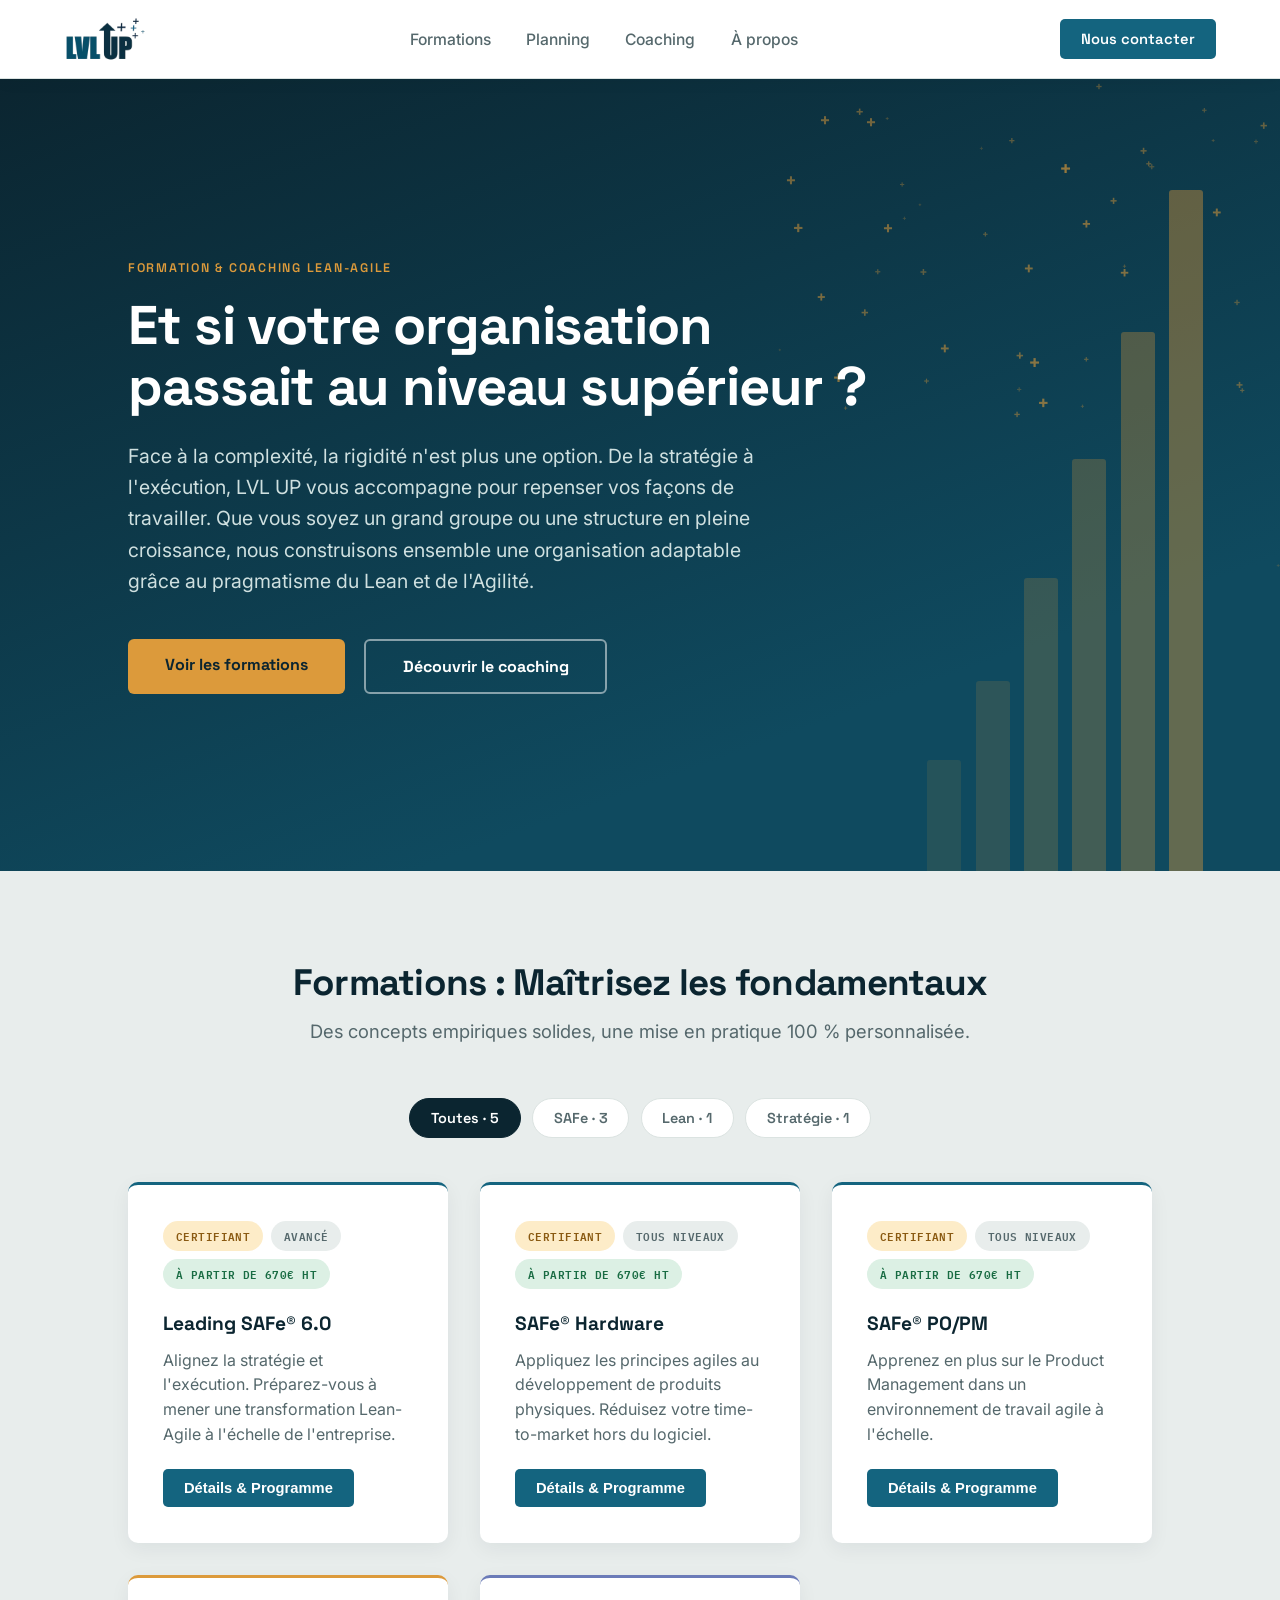
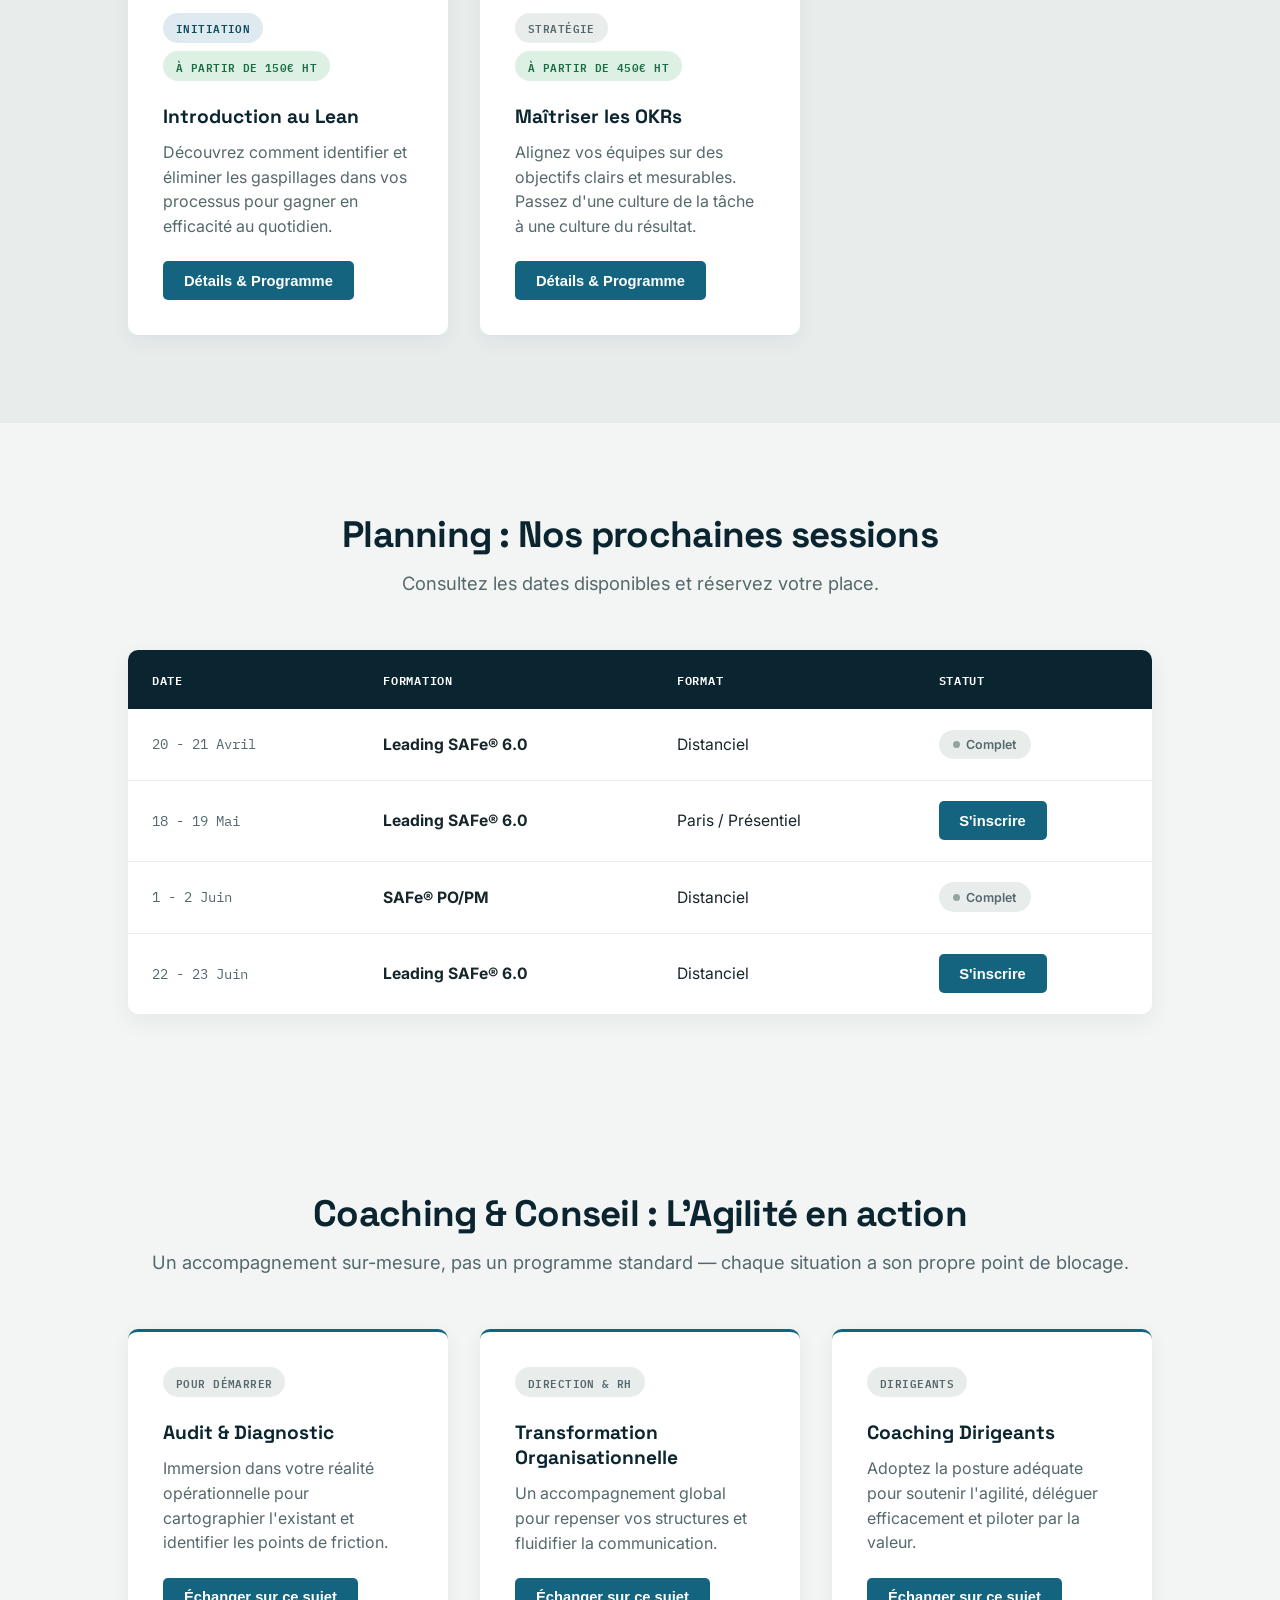
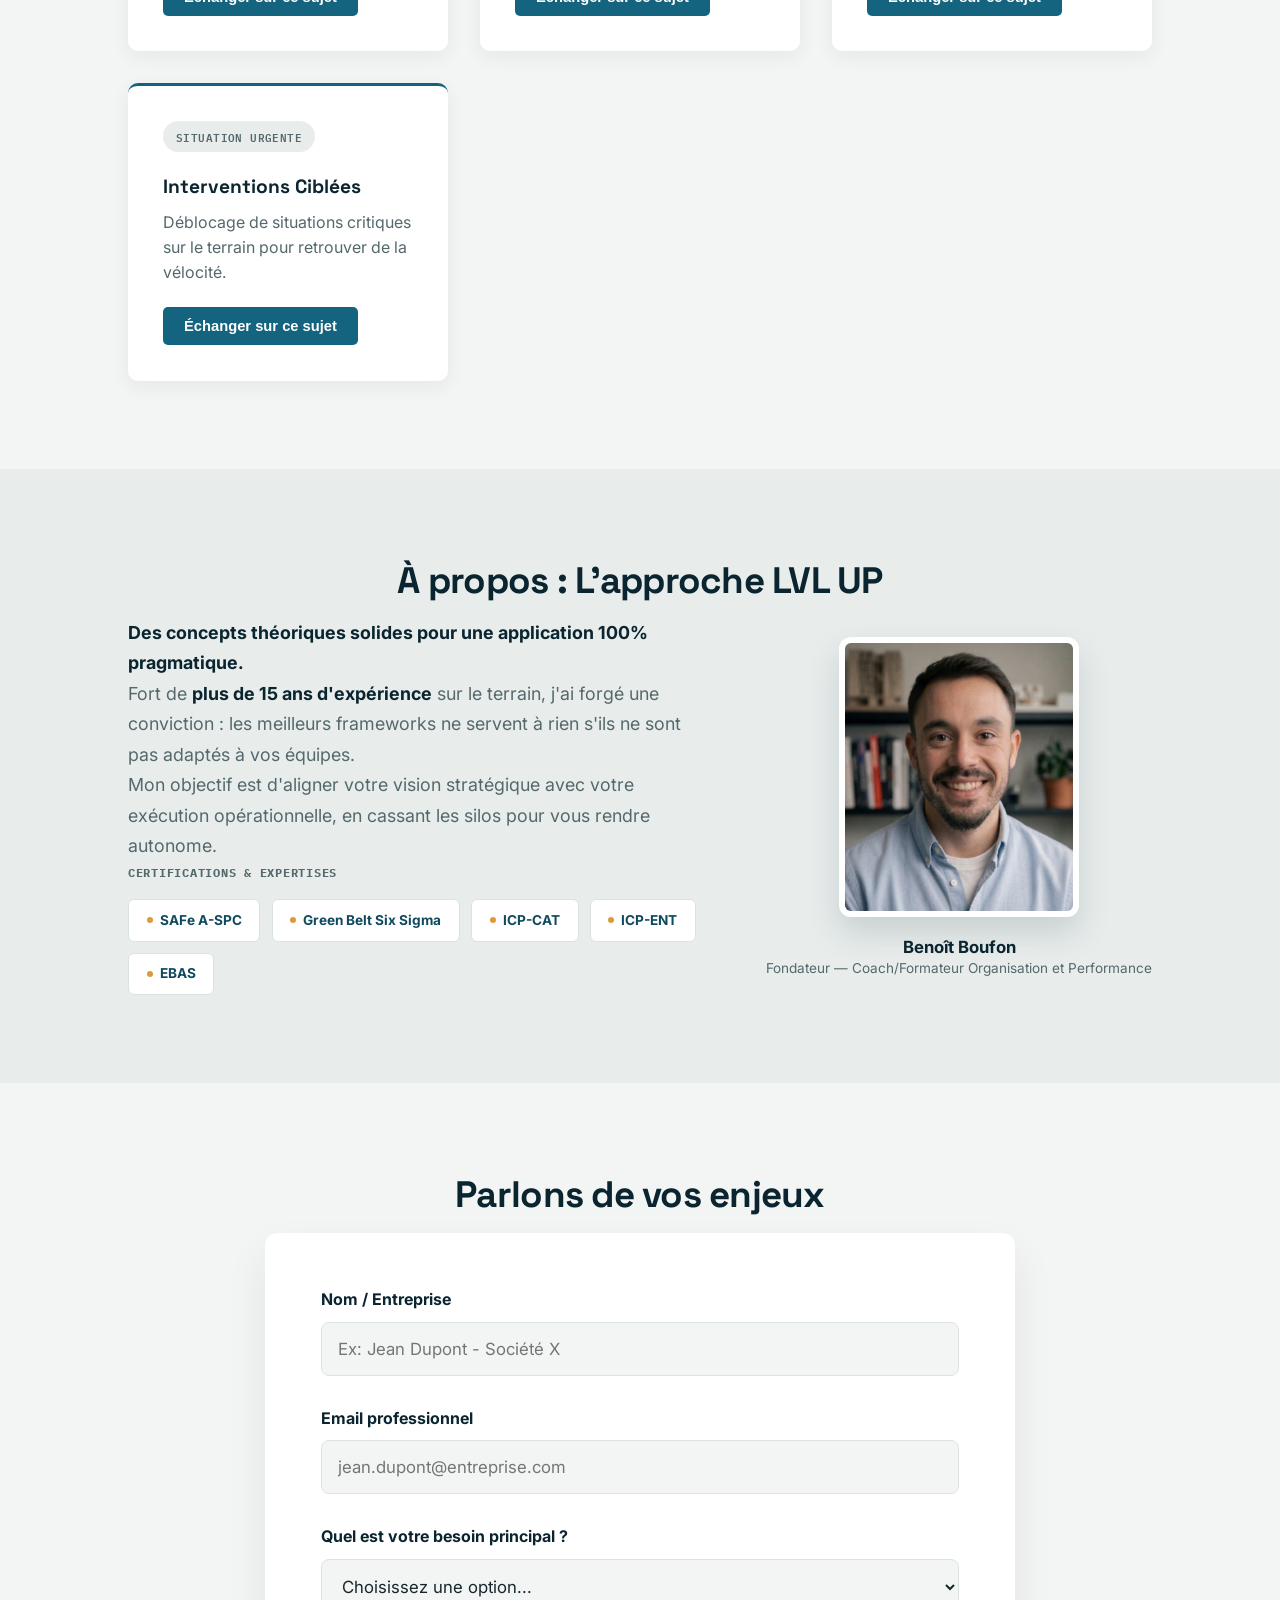
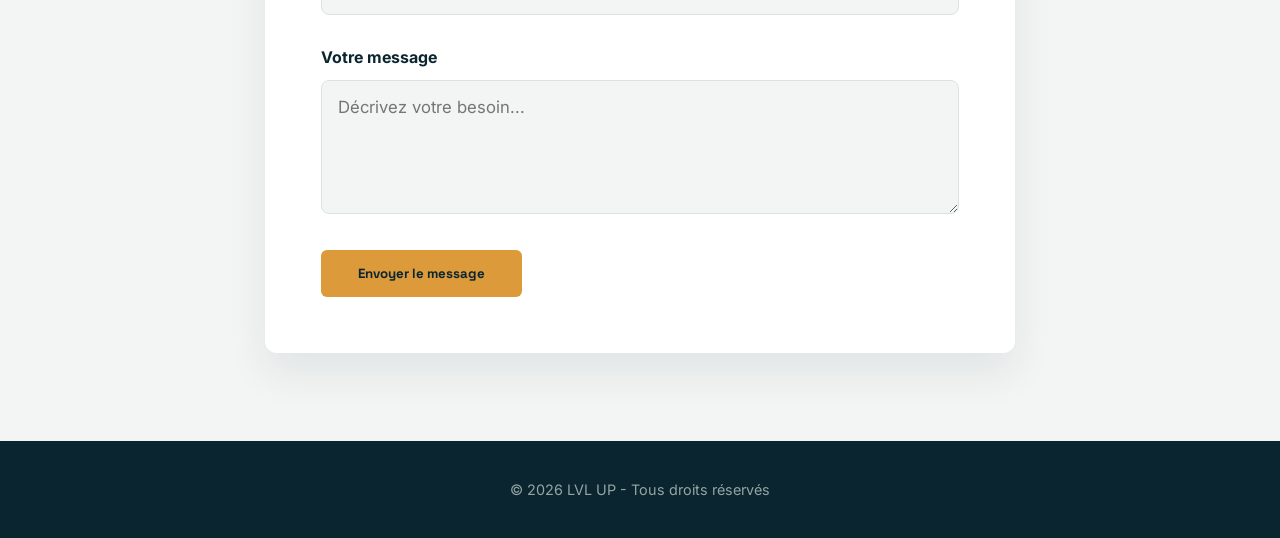
<file: index.html>
<!DOCTYPE html>
<html lang="fr">
<head>
    <meta charset="UTF-8">
    <meta name="viewport" content="width=device-width, initial-scale=1.0">
    <title>LVL UP - Transformation et Agilite</title>
    <link rel="preconnect" href="https://fonts.googleapis.com">
    <link rel="preconnect" href="https://fonts.gstatic.com" crossorigin>
    <link href="https://fonts.googleapis.com/css2?family=Space+Grotesk:wght@500;600;700&family=Inter:wght@400;500;600;700&family=IBM+Plex+Mono:wght@500;600&display=swap" rel="stylesheet">
    <link rel="stylesheet" href="assets/css/style.css">
</head>
<body>

    <header class="navbar" id="navbar">
        <div class="navbar-inner">
            <a href="#accueil" class="navbar-logo">
                <img src="assets/img/logo-lvlup.png" alt="LVL UP">
            </a>
            <nav class="navbar-nav">
                <ul>
                    <li><a href="#formations">Formations</a></li>
                    <li><a href="#planning">Planning</a></li>
                    <li><a href="#coaching">Coaching</a></li>
                    <li><a href="#apropos">À propos</a></li>
                </ul>
            </nav>
            <a href="#contact" class="btn btn-small navbar-cta">Nous contacter</a>
            <button class="hamburger" id="hamburger" aria-label="Menu" aria-expanded="false">
                <span></span><span></span><span></span>
            </button>
        </div>
        <nav class="navbar-mobile" id="navbar-mobile">
            <ul>
                <li><a href="#accueil">Accueil</a></li>
                <li><a href="#formations">Formations</a></li>
                <li><a href="#planning">Planning</a></li>
                <li><a href="#coaching">Coaching</a></li>
                <li><a href="#apropos">À propos</a></li>
                <li><a href="#contact">Contact</a></li>
            </ul>
        </nav>
    </header>

    <main>
        
        <section id="accueil" class="hero">
            <div class="hero-bg" aria-hidden="true">
                <div class="bar-cluster">
                    <span></span><span></span><span></span><span></span><span></span><span></span>
                    <div class="hero-plus-cloud">
                        <span style="top:80.6%; left:415px; font-size:0.52rem; opacity:0.33;">+</span>
                        <span style="top:7.1%; left:410px; font-size:0.77rem; opacity:0.37;">+</span>
                        <span style="top:36.0%; left:366px; font-size:1.05rem; opacity:0.54;">+</span>
                        <span style="top:11.1%; left:357px; font-size:1.04rem; opacity:0.54;">+</span>
                        <span style="top:37.8%; left:308px; font-size:0.91rem; opacity:0.49;">+</span>
                        <span style="top:38.7%; left:312px; font-size:0.65rem; opacity:0.45;">+</span>
                        <span style="top:7.3%; left:284px; font-size:0.44rem; opacity:0.37;">+</span>
                        <span style="top:35.8%; left:384px; font-size:1.21rem; opacity:0.6;">+</span>
                        <span style="top:62.4%; left:355px; font-size:1.13rem; opacity:0.6;">+</span>
                        <span style="top:4.9%; left:332px; font-size:0.96rem; opacity:0.47;">+</span>
                        <span style="top:50.1%; left:394px; font-size:0.67rem; opacity:0.37;">+</span>
                        <span style="top:52.8%; left:376px; font-size:0.65rem; opacity:0.46;">+</span>
                        <span style="top:30.8%; left:422px; font-size:0.69rem; opacity:0.39;">+</span>
                        <span style="top:31.3%; left:391px; font-size:0.77rem; opacity:0.49;">+</span>
                        <span style="top:56.1%; left:364px; font-size:0.83rem; opacity:0.47;">+</span>
                        <span style="top:7.3%; left:326px; font-size:0.61rem; opacity:0.34;">+</span>
                        <span style="top:61.0%; left:349px; font-size:0.44rem; opacity:0.27;">+</span>
                        <span style="top:38.0%; left:366px; font-size:0.61rem; opacity:0.43;">+</span>
                        <span style="top:15.5%; left:374px; font-size:0.85rem; opacity:0.4;">+</span>
                        <span style="top:27.5%; left:306px; font-size:0.81rem; opacity:0.39;">+</span>
                        <span style="top:8.2%; left:212px; font-size:0.92rem; opacity:0.48;">+</span>
                        <span style="top:4.1%; left:-108px; font-size:1.21rem; opacity:0.56;">+</span>
                        <span style="top:11.6%; left:-142px; font-size:1.2rem; opacity:0.55;">+</span>
                        <span style="top:34.5%; left:101px; font-size:1.33rem; opacity:0.66;">+</span>
                        <span style="top:15.5%; left:-9px; font-size:0.39rem; opacity:0.34;">+</span>
                        <span style="top:12.8%; left:-28px; font-size:0.63rem; opacity:0.36;">+</span>
                        <span style="top:23.1%; left:195px; font-size:0.5rem; opacity:0.39;">+</span>
                        <span style="top:4.5%; left:-42px; font-size:0.44rem; opacity:0.35;">+</span>
                        <span style="top:10.0%; left:218px; font-size:0.75rem; opacity:0.46;">+</span>
                        <span style="top:38.6%; left:89px; font-size:0.64rem; opacity:0.32;">+</span>
                        <span style="top:39.7%; left:110px; font-size:1.27rem; opacity:0.65;">+</span>
                        <span style="top:41.0%; left:-84px; font-size:0.52rem; opacity:0.42;">+</span>
                        <span style="top:17.5%; left:-135px; font-size:1.26rem; opacity:0.57;">+</span>
                        <span style="top:34.0%; left:-149px; font-size:0.37rem; opacity:0.3;">+</span>
                        <span style="top:40.9%; left:153px; font-size:0.49rem; opacity:0.37;">+</span>
                        <span style="top:41.5%; left:86px; font-size:0.82rem; opacity:0.49;">+</span>
                        <span style="top:14.5%; left:182px; font-size:0.92rem; opacity:0.53;">+</span>
                        <span style="top:15.8%; left:284px; font-size:1.17rem; opacity:0.6;">+</span>
                        <span style="top:3.2%; left:-72px; font-size:0.94rem; opacity:0.47;">+</span>
                        <span style="top:8.3%; left:52px; font-size:0.48rem; opacity:0.26;">+</span>
                        <span style="top:4.3%; left:-62px; font-size:1.21rem; opacity:0.55;">+</span>
                        <span style="top:7.1%; left:81px; font-size:0.78rem; opacity:0.41;">+</span>
                        <span style="top:34.1%; left:88px; font-size:0.97rem; opacity:0.51;">+</span>
                        <span style="top:17.7%; left:-45px; font-size:1.21rem; opacity:0.59;">+</span>
                        <span style="top:37.5%; left:-4px; font-size:0.71rem; opacity:0.44;">+</span>
                        <span style="top:17.3%; left:154px; font-size:1.09rem; opacity:0.62;">+</span>
                        <span style="top:34.9%; left:156px; font-size:0.66rem; opacity:0.46;">+</span>
                        <span style="top:10.0%; left:132px; font-size:1.33rem; opacity:0.72;">+</span>
                        <span style="top:17.2%; left:-25px; font-size:0.48rem; opacity:0.31;">+</span>
                        <span style="top:23.4%; left:192px; font-size:1.12rem; opacity:0.62;">+</span>
                        <span style="top:34.7%; left:91px; font-size:0.39rem; opacity:0.28;">+</span>
                        <span style="top:26.5%; left:-111px; font-size:1.07rem; opacity:0.59;">+</span>
                        <span style="top:23.5%; left:-8px; font-size:0.89rem; opacity:0.43;">+</span>
                        <span style="top:10.4%; left:221px; font-size:0.76rem; opacity:0.36;">+</span>
                        <span style="top:3.3%; left:274px; font-size:0.67rem; opacity:0.39;">+</span>
                        <span style="top:22.8%; left:96px; font-size:1.17rem; opacity:0.6;">+</span>
                        <span style="top:23.6%; left:-53px; font-size:0.76rem; opacity:0.39;">+</span>
                        <span style="top:18.9%; left:55px; font-size:0.67rem; opacity:0.43;">+</span>
                        <span style="top:0.2%; left:168px; font-size:0.8rem; opacity:0.39;">+</span>
                        <span style="top:33.0%; left:12px; font-size:1.17rem; opacity:0.6;">+</span>
                        <span style="top:36.4%; left:-95px; font-size:1.32rem; opacity:0.64;">+</span>
                        <span style="top:28.6%; left:-67px; font-size:0.97rem; opacity:0.5;">+</span>
                    </div>
                </div>
            </div>
            <div class="hero-content">
                <span class="eyebrow">Formation & coaching Lean-Agile</span>
                <h1>Et si votre organisation passait au niveau supérieur ?</h1>
                <p>Face à la complexité, la rigidité n'est plus une option. De la stratégie à l'exécution, LVL UP vous accompagne pour repenser vos façons de travailler. Que vous soyez un grand groupe ou une structure en pleine croissance, nous construisons ensemble une organisation adaptable grâce au pragmatisme du Lean et de l'Agilité.</p>
                <div class="hero-buttons">
                    <a href="#formations" class="btn">Voir les formations</a>
                    <a href="#coaching" class="btn btn-outline">Découvrir le coaching</a>
                </div>
            </div>
        </section>

        <section id="formations" class="container bg-light">
            <h2>Formations : Maîtrisez les fondamentaux</h2>
            <p class="subtitle">Des concepts empiriques solides, une mise en pratique 100 % personnalisée.</p>

            <div class="filter-chips" id="filter-chips"></div>

            <div class="grid" id="formations-grid"></div>
        </section>

        <div id="formations-modals"></div>

        <section id="planning" class="container">
            <h2>Planning : Nos prochaines sessions</h2>
            <p class="subtitle">Consultez les dates disponibles et réservez votre place.</p>

            <div class="calendar-container">
                <table class="planning-table">
                    <thead>
                        <tr>
                            <th>Date</th>
                            <th>Formation</th>
                            <th>Format</th>
                            <th>Statut</th>
                        </tr>
                    </thead>
                    <tbody id="planning-body">
                        <!-- Rempli automatiquement par assets/js/planning-render.js à partir de planning-data.js -->
                    </tbody>
                </table>
            </div>
        </section>

        <section id="coaching" class="container">
            <h2>Coaching & Conseil : L'Agilité en action</h2>
            <p class="subtitle">Un accompagnement sur-mesure, pas un programme standard — chaque situation a son propre point de blocage.</p>
            <div class="grid">
                <div class="card">
                    <div class="badges"><span class="badge niveau">Pour démarrer</span></div>
                    <h3>Audit & Diagnostic</h3>
                    <p>Immersion dans votre réalité opérationnelle pour cartographier l'existant et identifier les points de friction.</p>
                    <div class="card-footer">
                        <button class="btn-small btn-outline contact-from-modal" data-value="Audit" data-message="Bonjour, je souhaiterais échanger sur un audit & diagnostic pour mon équipe/organisation.">Échanger sur ce sujet</button>
                    </div>
                </div>
                <div class="card">
                    <div class="badges"><span class="badge niveau">Direction & RH</span></div>
                    <h3>Transformation Organisationnelle</h3>
                    <p>Un accompagnement global pour repenser vos structures et fluidifier la communication.</p>
                    <div class="card-footer">
                        <button class="btn-small btn-outline contact-from-modal" data-value="Coaching" data-message="Bonjour, je souhaiterais échanger sur un accompagnement de transformation organisationnelle.">Échanger sur ce sujet</button>
                    </div>
                </div>
                <div class="card">
                    <div class="badges"><span class="badge niveau">Dirigeants</span></div>
                    <h3>Coaching Dirigeants</h3>
                    <p>Adoptez la posture adéquate pour soutenir l'agilité, déléguer efficacement et piloter par la valeur.</p>
                    <div class="card-footer">
                        <button class="btn-small btn-outline contact-from-modal" data-value="Coaching" data-message="Bonjour, je souhaiterais échanger sur un coaching dirigeant.">Échanger sur ce sujet</button>
                    </div>
                </div>
                <div class="card">
                    <div class="badges"><span class="badge niveau">Situation urgente</span></div>
                    <h3>Interventions Ciblées</h3>
                    <p>Déblocage de situations critiques sur le terrain pour retrouver de la vélocité.</p>
                    <div class="card-footer">
                        <button class="btn-small btn-outline contact-from-modal" data-value="Autre" data-message="Bonjour, nous avons une situation critique sur laquelle nous aurions besoin d'une intervention ciblée.">Échanger sur ce sujet</button>
                    </div>
                </div>
            </div>
        </section>

        <section id="apropos" class="container bg-light">
            <h2>À propos : L'approche LVL UP</h2>
            <div class="about-grid">
                <div class="about-text">
                    <p><strong>Des concepts théoriques solides pour une application 100% pragmatique.</strong></p>
                    <p>Fort de <strong>plus de 15 ans d'expérience</strong> sur le terrain, j'ai forgé une conviction : les meilleurs frameworks ne servent à rien s'ils ne sont pas adaptés à vos équipes.</p>
                    <p>Mon objectif est d'aligner votre vision stratégique avec votre exécution opérationnelle, en cassant les silos pour vous rendre autonome.</p>
                    <div class="certifications-box">
                        <h4>Certifications & Expertises</h4>
                        <div class="certif-tags">
                            <span>SAFe A-SPC</span><span>Green Belt Six Sigma</span><span>ICP-CAT</span><span>ICP-ENT</span><span>EBAS</span>
                        </div>
                    </div>
                </div>
                <div class="about-image">
                    <img src="assets/img/photo-profil.png" alt="Portrait de Benoît Boufon, fondateur de LVL UP">
                    <div class="about-caption">
                        <strong>Benoît Boufon</strong>
                        <span>Fondateur — Coach/Formateur Organisation et Performance</span>
                    </div>
                </div>
            </div>
        </section>

        <section id="contact" class="container">
            <h2>Parlons de vos enjeux</h2>
            <div class="contact-form-container">
                <form action="https://formspree.io/f/mwvwejlb" method="POST" id="contact-form">
                    <div class="form-group">
                        <label for="name">Nom / Entreprise</label>
                        <input type="text" id="name" name="name" placeholder="Ex: Jean Dupont - Société X" required>
                    </div>
                    <div class="form-group">
                        <label for="email">Email professionnel</label>
                        <input type="email" id="email" name="email" placeholder="jean.dupont@entreprise.com" required>
                    </div>
                    <div class="form-group">
                        <label for="sujet">Quel est votre besoin principal ?</label>
                        <select id="sujet" name="sujet" required>
                            <option value="" disabled selected>Choisissez une option...</option>
                            <option value="Formation">Formation (SAFe, Lean, OKR...)</option>
                            <option value="Coaching">Coaching / Transformation</option>
                            <option value="Audit">Audit & Diagnostic d'équipe</option>
                            <option value="Autre">Autre demande</option>
                        </select>
                    </div>
                    <div class="form-group">
                        <label for="message">Votre message</label>
                        <textarea id="message" name="message" rows="5" placeholder="Décrivez votre besoin..." required></textarea>
                    </div>
                    <button type="submit" class="btn">Envoyer le message</button>
                </form>
            </div>
        </section>

        <footer>
            <p>&copy; 2026 LVL UP - Tous droits réservés</p>
        </footer>
    </main>

    <script src="assets/js/site.js"></script>
    <script src="assets/js/planning-data.js"></script>
    <script src="assets/js/planning-render.js"></script>
    <script src="assets/js/formations-data.js"></script>
    <script src="assets/js/formations-render.js"></script>
</body>
</html>
</file>
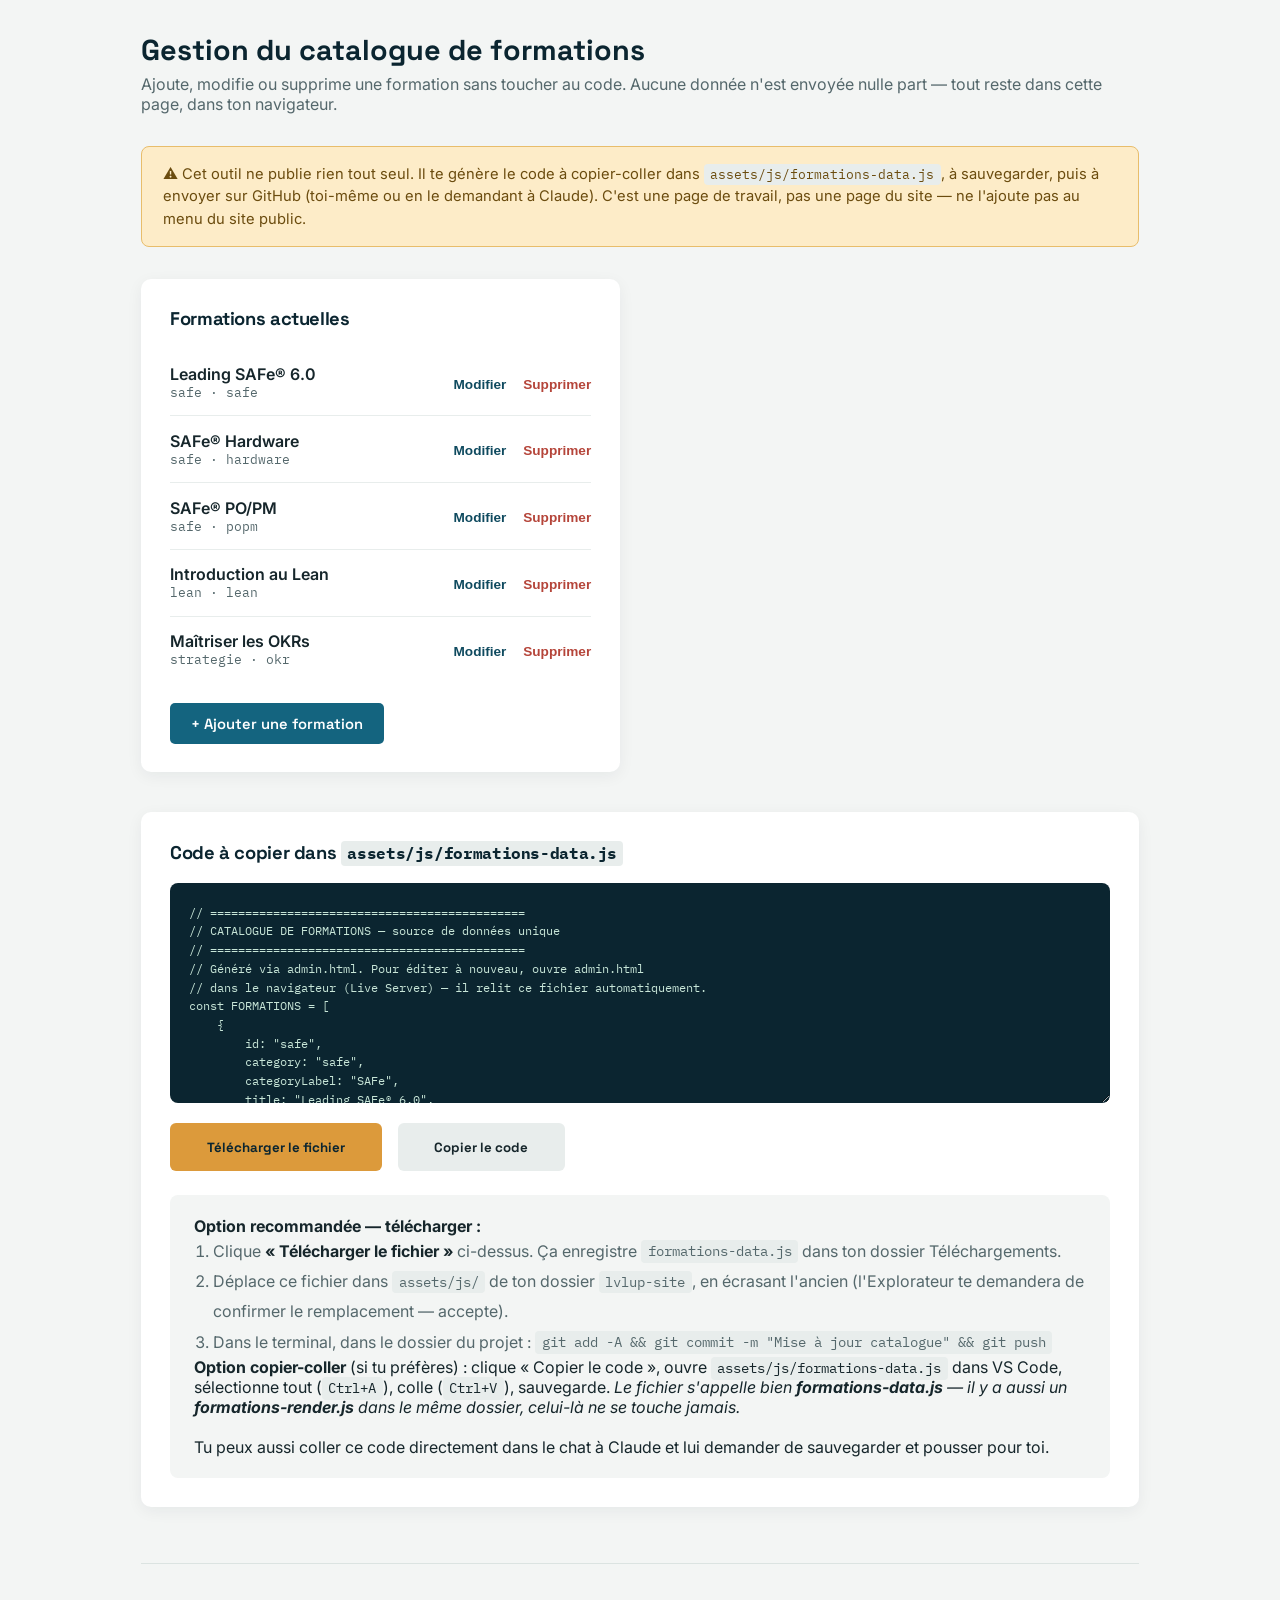
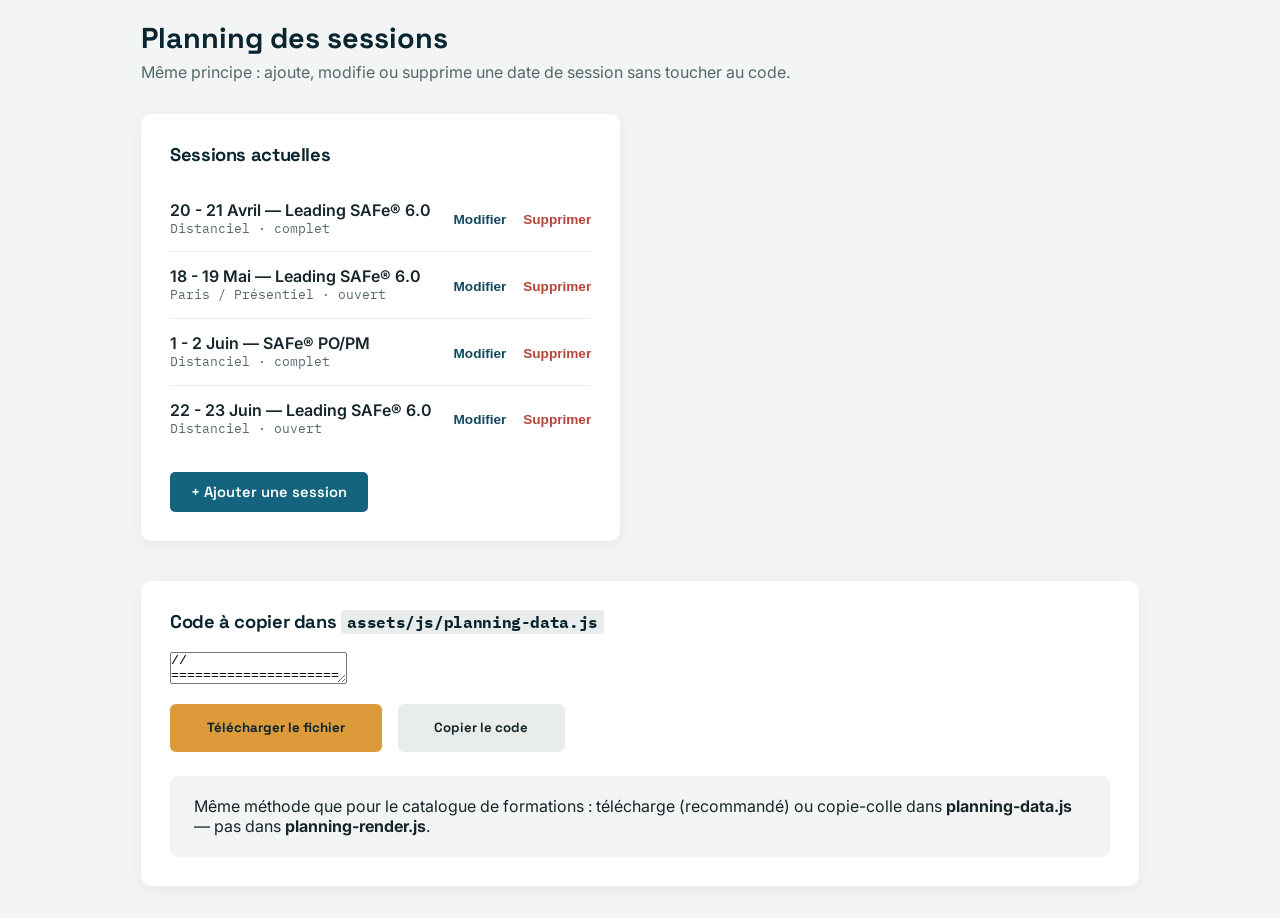
<file: admin.html>
<!DOCTYPE html>
<html lang="fr">
<head>
<meta charset="UTF-8">
<meta name="viewport" content="width=device-width, initial-scale=1.0">
<title>LVL UP — Gestion du catalogue de formations</title>
<link rel="preconnect" href="https://fonts.googleapis.com">
<link href="https://fonts.googleapis.com/css2?family=Space+Grotesk:wght@500;600;700&family=Inter:wght@400;500;600;700&family=IBM+Plex+Mono:wght@500;600&display=swap" rel="stylesheet">
<link rel="stylesheet" href="assets/css/style.css">
<style>
    body { padding: 2rem 4%; max-width: 1100px; margin: 0 auto; }
    .admin-header { margin-bottom: 2rem; }
    .admin-header h1 { font-size: 1.8rem; color: var(--primary-dark); margin-bottom: 0.4rem; }
    .admin-header p { color: var(--ink-soft); }
    .admin-banner {
        background: #fdecc8; border: 1px solid #e8bd6b; color: #6b4c0f;
        padding: 1rem 1.3rem; border-radius: 8px; margin-bottom: 2rem; font-size: 0.92rem; line-height: 1.5;
    }
    .admin-layout { display: grid; grid-template-columns: 1fr 1fr; gap: 2.5rem; align-items: start; }
    @media (max-width: 900px) { .admin-layout { grid-template-columns: 1fr; } }

    .panel { background: white; border-radius: 10px; box-shadow: 0 4px 16px rgba(11,37,48,0.06); padding: 1.8rem; }
    .panel h2 { font-size: 1.15rem; color: var(--primary-dark); margin-bottom: 1.2rem; text-align: left; }

    .formation-row {
        display: flex; justify-content: space-between; align-items: center;
        padding: 0.9rem 0; border-bottom: 1px solid var(--paper-alt);
    }
    .formation-row:last-child { border-bottom: none; }
    .formation-row-title { font-weight: 600; color: var(--ink); }
    .formation-row-meta { font-size: 0.8rem; color: var(--ink-soft); font-family: 'IBM Plex Mono', monospace; }
    .formation-row-actions button {
        background: none; border: none; cursor: pointer; font-size: 0.85rem;
        color: var(--primary); font-weight: 600; margin-left: 0.8rem;
    }
    .formation-row-actions button.danger { color: #b5453a; }

    .form-group { margin-bottom: 1.3rem; }
    .form-group label { display: block; font-weight: 600; color: var(--primary-dark); margin-bottom: 0.4rem; font-size: 0.92rem; }
    .form-group input, .form-group textarea, .form-group select {
        width: 100%; padding: 0.7rem 0.9rem; border: 1px solid var(--border-soft); border-radius: 6px;
        font-size: 0.95rem; font-family: inherit; background: var(--paper);
    }
    .form-hint { font-size: 0.78rem; color: var(--ink-soft); margin-top: 0.3rem; }
    .form-row { display: flex; gap: 1rem; }
    .form-row .form-group { flex: 1; }

    .step-row { display: flex; gap: 0.5rem; margin-bottom: 0.5rem; }
    .step-row input { flex: 1; }
    .step-row button { background: #f3e3e1; color: #b5453a; border: none; border-radius: 6px; padding: 0 0.9rem; cursor: pointer; font-weight: 700; }
    #add-step-btn { margin-top: 0.3rem; }

    .btn-secondary { background: var(--paper-alt); color: var(--ink); }
    .btn-secondary:hover { background: var(--border-soft); }

    #output-section { margin-top: 2.5rem; }
    #output-code {
        width: 100%; min-height: 220px; font-family: 'IBM Plex Mono', monospace; font-size: 0.78rem;
        background: var(--primary-dark); color: #c8e6d8; padding: 1.2rem; border-radius: 8px; border: none;
        line-height: 1.5;
    }
    .copy-row { display: flex; gap: 1rem; align-items: center; margin-top: 1rem; flex-wrap: wrap; }
    .copy-confirm { color: #196c43; font-weight: 600; font-size: 0.9rem; display: none; }

    .instructions { margin-top: 1.5rem; background: var(--paper); border-radius: 8px; padding: 1.3rem 1.5rem; }
    .instructions ol { margin-left: 1.2rem; line-height: 1.9; color: var(--ink-soft); }
    .instructions strong { color: var(--ink); }
    code { background: var(--paper-alt); padding: 0.15rem 0.4rem; border-radius: 4px; font-family: 'IBM Plex Mono', monospace; font-size: 0.85em; }

    #form-panel { display: none; }
</style>
</head>
<body>

<div class="admin-header">
    <h1>Gestion du catalogue de formations</h1>
    <p>Ajoute, modifie ou supprime une formation sans toucher au code. Aucune donnée n'est envoyée nulle part — tout reste dans cette page, dans ton navigateur.</p>
</div>

<div class="admin-banner">
    ⚠️ Cet outil ne publie rien tout seul. Il te génère le code à copier-coller
    dans <code>assets/js/formations-data.js</code>, à sauvegarder, puis à
    envoyer sur GitHub (toi-même ou en le demandant à Claude). C'est une page
    de travail, pas une page du site — ne l'ajoute pas au menu du site public.
</div>

<div class="admin-layout">
    <div class="panel">
        <h2>Formations actuelles</h2>
        <div id="formation-list"></div>
        <button class="btn btn-small" id="add-new-btn" style="margin-top:1.3rem;">+ Ajouter une formation</button>
    </div>

    <div class="panel" id="form-panel">
        <h2 id="form-title">Nouvelle formation</h2>
        <form id="formation-form">
            <div class="form-group">
                <label>Titre</label>
                <input type="text" id="f-title" required placeholder="Ex: Leading SAFe® 6.0">
            </div>
            <div class="form-row">
                <div class="form-group">
                    <label>Catégorie</label>
                    <select id="f-category">
                        <option value="__new__">+ Nouvelle catégorie…</option>
                    </select>
                    <input type="text" id="f-category-new" placeholder="Nom de la nouvelle catégorie, ex: Kanban" style="margin-top:0.5rem; display:none;">
                    <div class="form-hint">Une nouvelle catégorie crée automatiquement son propre filtre sur le site.</div>
                </div>
                <div class="form-group">
                    <label>Tarif affiché</label>
                    <input type="text" id="f-tarif" placeholder="à partir de 670€ HT">
                </div>
            </div>
            <div class="form-row">
                <div class="form-group">
                    <label><input type="checkbox" id="f-certifiant" style="width:auto;display:inline;margin-right:0.4rem;">Formation certifiante</label>
                </div>
                <div class="form-group">
                    <label>Niveau / type</label>
                    <input type="text" id="f-niveau" placeholder="Avancé, Tous niveaux, Initiation...">
                </div>
            </div>
            <div class="form-group">
                <label>Description courte (affichée sur la carte)</label>
                <textarea id="f-description" rows="2" required></textarea>
            </div>
            <div class="form-row">
                <div class="form-group">
                    <label>Durée</label>
                    <input type="text" id="f-duree" placeholder="2 jours (16h)">
                </div>
                <div class="form-group">
                    <label>Format</label>
                    <input type="text" id="f-format" placeholder="Présentiel ou Distanciel">
                </div>
            </div>
            <div class="form-group">
                <label>Étapes du programme (fiche détaillée)</label>
                <div id="steps-container"></div>
                <button type="button" class="btn btn-small btn-secondary" id="add-step-btn">+ Ajouter une étape</button>
            </div>
            <div class="form-group">
                <label>Texte du bouton de contact</label>
                <input type="text" id="f-cta-label" placeholder="Demander un devis certifiant">
            </div>
            <div class="form-group">
                <label>Message pré-rempli quand on clique ce bouton</label>
                <textarea id="f-cta-message" rows="2" placeholder="Bonjour, je souhaiterais recevoir un devis pour..."></textarea>
            </div>
            <div class="copy-row">
                <button type="submit" class="btn">Enregistrer cette formation</button>
                <button type="button" class="btn btn-secondary" id="cancel-btn">Annuler</button>
            </div>
        </form>
    </div>
</div>

<div id="output-section" style="display:none;">
    <div class="panel">
        <h2>Code à copier dans <code>assets/js/formations-data.js</code></h2>
        <textarea id="output-code" readonly></textarea>
        <div class="copy-row">
            <button class="btn" id="download-btn">Télécharger le fichier</button>
            <button class="btn btn-secondary" id="copy-btn">Copier le code</button>
            <span class="copy-confirm" id="copy-confirm">✓ Copié !</span>
        </div>
        <div class="instructions">
            <strong>Option recommandée — télécharger :</strong>
            <ol>
                <li>Clique <strong>« Télécharger le fichier »</strong> ci-dessus. Ça enregistre <code>formations-data.js</code> dans ton dossier Téléchargements.</li>
                <li>Déplace ce fichier dans <code>assets/js/</code> de ton dossier <code>lvlup-site</code>, en écrasant l'ancien (l'Explorateur te demandera de confirmer le remplacement — accepte).</li>
                <li>Dans le terminal, dans le dossier du projet : <code>git add -A && git commit -m "Mise à jour catalogue" && git push</code></li>
            </ol>
            <strong>Option copier-coller</strong> (si tu préfères) : clique « Copier le code », ouvre <code>assets/js/formations-data.js</code> dans VS Code, sélectionne tout (<code>Ctrl+A</code>), colle (<code>Ctrl+V</code>), sauvegarde. <em>Le fichier s'appelle bien <strong>formations-data.js</strong> — il y a aussi un <strong>formations-render.js</strong> dans le même dossier, celui-là ne se touche jamais.</em>
            <br><br>
            Tu peux aussi coller ce code directement dans le chat à Claude et lui demander de sauvegarder et pousser pour toi.
        </div>
    </div>
</div>

<hr style="border:none; border-top:1px solid var(--border-soft); margin:3.5rem 0;">

<div class="admin-header">
    <h1>Planning des sessions</h1>
    <p>Même principe : ajoute, modifie ou supprime une date de session sans toucher au code.</p>
</div>

<div class="admin-layout">
    <div class="panel">
        <h2>Sessions actuelles</h2>
        <div id="session-list"></div>
        <button class="btn btn-small" id="add-session-btn" style="margin-top:1.3rem;">+ Ajouter une session</button>
    </div>

    <div class="panel" id="session-form-panel" style="display:none;">
        <h2 id="session-form-title">Nouvelle session</h2>
        <form id="session-form">
            <div class="form-group">
                <label>Date affichée</label>
                <input type="text" id="s-date" required placeholder="Ex: 18 - 19 Mai">
            </div>
            <div class="form-group">
                <label>Formation</label>
                <select id="s-formation" required></select>
            </div>
            <div class="form-group">
                <label>Format / Lieu</label>
                <input type="text" id="s-format" required placeholder="Ex: Paris / Présentiel, ou Distanciel">
            </div>
            <div class="form-group">
                <label>Statut</label>
                <select id="s-status">
                    <option value="ouvert">Ouvert (bouton "S'inscrire")</option>
                    <option value="complet">Complet (badge "Complet")</option>
                </select>
            </div>
            <div class="copy-row">
                <button type="submit" class="btn">Enregistrer cette session</button>
                <button type="button" class="btn btn-secondary" id="session-cancel-btn">Annuler</button>
            </div>
        </form>
    </div>
</div>

<div id="session-output-section" style="display:none; margin-top:2.5rem;">
    <div class="panel">
        <h2>Code à copier dans <code>assets/js/planning-data.js</code></h2>
        <textarea id="session-output-code" readonly></textarea>
        <div class="copy-row">
            <button class="btn" id="session-download-btn">Télécharger le fichier</button>
            <button class="btn btn-secondary" id="session-copy-btn">Copier le code</button>
            <span class="copy-confirm" id="session-copy-confirm">✓ Copié !</span>
        </div>
        <div class="instructions">
            Même méthode que pour le catalogue de formations : télécharge (recommandé) ou copie-colle
            dans <strong>planning-data.js</strong> — pas dans <strong>planning-render.js</strong>.
        </div>
    </div>
</div>

<script src="assets/js/planning-data.js"></script>
<script src="assets/js/formations-data.js"></script>
<script>
// FORMATIONS est déjà chargé depuis formations-data.js — c'est le catalogue actuel.
let editingId = null; // null = ajout, sinon = id de la formation en cours d'édition

function renderList() {
    const list = document.getElementById('formation-list');
    if (FORMATIONS.length === 0) {
        list.innerHTML = '<p style="color:var(--ink-soft);font-size:0.9rem;">Aucune formation pour l\'instant.</p>';
        return;
    }
    list.innerHTML = FORMATIONS.map(f => `
        <div class="formation-row">
            <div>
                <div class="formation-row-title">${f.title}</div>
                <div class="formation-row-meta">${f.category} · ${f.id}</div>
            </div>
            <div class="formation-row-actions">
                <button onclick="editFormation('${f.id}')">Modifier</button>
                <button class="danger" onclick="deleteFormation('${f.id}')">Supprimer</button>
            </div>
        </div>`).join('');
}

function slugify(str) {
    return str.toLowerCase()
        .normalize('NFD').replace(/[\u0300-\u036f]/g, '')
        .replace(/[^a-z0-9]+/g, '-').replace(/(^-|-$)/g, '');
}

function populateCategorySelect() {
    const select = document.getElementById('f-category');
    const current = select.value;
    const seen = new Map();
    FORMATIONS.forEach(f => { if (!seen.has(f.category)) seen.set(f.category, f.categoryLabel || f.category); });
    select.innerHTML = [...seen.entries()].map(([cat, label]) => `<option value="${cat}">${label}</option>`).join('')
        + '<option value="__new__">+ Nouvelle catégorie…</option>';
    if ([...seen.keys()].includes(current)) select.value = current;
}

document.getElementById('f-category').addEventListener('change', function() {
    document.getElementById('f-category-new').style.display = this.value === '__new__' ? 'block' : 'none';
});

function resetForm() {
    document.getElementById('formation-form').reset();
    document.getElementById('steps-container').innerHTML = '';
    addStepInput('');
    editingId = null;
    document.getElementById('form-title').textContent = 'Nouvelle formation';
    populateCategorySelect();
    document.getElementById('f-category-new').style.display = 'none';
}

function addStepInput(value) {
    const container = document.getElementById('steps-container');
    const row = document.createElement('div');
    row.className = 'step-row';
    row.innerHTML = `<input type="text" value="${value.replace(/"/g,'&quot;')}" placeholder="Ex: Introduction à la Business Agility">
                      <button type="button" onclick="this.parentElement.remove()">✕</button>`;
    container.appendChild(row);
}

document.getElementById('add-step-btn').addEventListener('click', () => addStepInput(''));

document.getElementById('add-new-btn').addEventListener('click', () => {
    resetForm();
    document.getElementById('form-panel').style.display = 'block';
    document.getElementById('form-panel').scrollIntoView({ behavior: 'smooth' });
});

document.getElementById('cancel-btn').addEventListener('click', () => {
    document.getElementById('form-panel').style.display = 'none';
});

window.editFormation = function(id) {
    const f = FORMATIONS.find(x => x.id === id);
    if (!f) return;
    editingId = id;
    document.getElementById('form-title').textContent = 'Modifier : ' + f.title;
    document.getElementById('f-title').value = f.title;
    populateCategorySelect();
    document.getElementById('f-category').value = f.category;
    document.getElementById('f-category-new').style.display = 'none';
    document.getElementById('f-description').value = f.description;
    document.getElementById('f-duree').value = f.duree;
    document.getElementById('f-format').value = f.format;
    document.getElementById('f-cta-label').value = f.ctaLabel;
    document.getElementById('f-cta-message').value = f.ctaMessage;

    const certifiant = f.badges.find(b => b.type === 'certifiant');
    const niveau = f.badges.find(b => b.type === 'niveau' || b.type === 'pratique');
    const tarif = f.badges.find(b => b.type === 'tarif');
    document.getElementById('f-certifiant').checked = !!certifiant;
    document.getElementById('f-niveau').value = niveau ? niveau.label : '';
    document.getElementById('f-tarif').value = tarif ? tarif.label : '';

    document.getElementById('steps-container').innerHTML = '';
    f.programme.forEach(step => addStepInput(step));

    document.getElementById('form-panel').style.display = 'block';
    document.getElementById('form-panel').scrollIntoView({ behavior: 'smooth' });
};

window.deleteFormation = function(id) {
    const f = FORMATIONS.find(x => x.id === id);
    if (!f) return;
    if (!confirm(`Supprimer « ${f.title} » ? Cette action ne sera effective qu'après avoir copié le code généré et l'avoir sauvegardé dans le fichier.`)) return;
    const idx = FORMATIONS.findIndex(x => x.id === id);
    if (idx !== -1) FORMATIONS.splice(idx, 1);
    renderList();
    generateOutput();
};

document.getElementById('formation-form').addEventListener('submit', function(e) {
    e.preventDefault();
    const title = document.getElementById('f-title').value.trim();
    const categorySelectVal = document.getElementById('f-category').value;
    let category, categoryLabel;
    if (categorySelectVal === '__new__') {
        categoryLabel = document.getElementById('f-category-new').value.trim();
        if (!categoryLabel) { alert('Donne un nom à la nouvelle catégorie.'); return; }
        category = slugify(categoryLabel);
    } else {
        category = categorySelectVal;
        const existing = FORMATIONS.find(f => f.category === category);
        categoryLabel = existing ? existing.categoryLabel : category;
    }
    const description = document.getElementById('f-description').value.trim();
    const duree = document.getElementById('f-duree').value.trim();
    const format = document.getElementById('f-format').value.trim();
    const ctaLabel = document.getElementById('f-cta-label').value.trim() || 'En savoir plus';
    const ctaMessage = document.getElementById('f-cta-message').value.trim();
    const niveauVal = document.getElementById('f-niveau').value.trim();
    const tarifVal = document.getElementById('f-tarif').value.trim();
    const certifiant = document.getElementById('f-certifiant').checked;
    const steps = [...document.querySelectorAll('#steps-container input')].map(i => i.value.trim()).filter(Boolean);

    const badges = [];
    if (certifiant) badges.push({ type: 'certifiant', label: 'Certifiant' });
    if (niveauVal) badges.push({ type: niveauVal.toLowerCase().includes('initiation') ? 'pratique' : 'niveau', label: niveauVal });
    if (tarifVal) badges.push({ type: 'tarif', label: tarifVal });

    const id = editingId || slugify(title) || ('formation-' + Date.now());

    const formation = { id, category, categoryLabel, title, badges, description, duree, format, programme: steps, ctaLabel, ctaMessage };

    if (editingId) {
        const idx = FORMATIONS.findIndex(x => x.id === editingId);
        FORMATIONS[idx] = formation;
    } else {
        FORMATIONS.push(formation);
    }

    renderList();
    generateOutput();
    document.getElementById('form-panel').style.display = 'none';
});

function jsString(str) {
    return JSON.stringify(str || '');
}

function generateOutput() {
    const lines = [];
    lines.push('// =============================================');
    lines.push('// CATALOGUE DE FORMATIONS — source de données unique');
    lines.push('// =============================================');
    lines.push('// Généré via admin.html. Pour éditer à nouveau, ouvre admin.html');
    lines.push('// dans le navigateur (Live Server) — il relit ce fichier automatiquement.');
    lines.push('const FORMATIONS = [');
    FORMATIONS.forEach(f => {
        lines.push('    {');
        lines.push(`        id: ${jsString(f.id)},`);
        lines.push(`        category: ${jsString(f.category)},`);
        lines.push(`        categoryLabel: ${jsString(f.categoryLabel || f.category)},`);
        lines.push(`        title: ${jsString(f.title)},`);
        lines.push('        badges: [');
        f.badges.forEach(b => lines.push(`            { type: ${jsString(b.type)}, label: ${jsString(b.label)} },`));
        lines.push('        ],');
        lines.push(`        description: ${jsString(f.description)},`);
        lines.push(`        duree: ${jsString(f.duree)},`);
        lines.push(`        format: ${jsString(f.format)},`);
        lines.push('        programme: [');
        f.programme.forEach(step => lines.push(`            ${jsString(step)},`));
        lines.push('        ],');
        lines.push(`        ctaLabel: ${jsString(f.ctaLabel)},`);
        lines.push(`        ctaMessage: ${jsString(f.ctaMessage)},`);
        lines.push('    },');
    });
    lines.push('];');
    document.getElementById('output-code').value = lines.join('\n');
    document.getElementById('output-section').style.display = 'block';
}

document.getElementById('copy-btn').addEventListener('click', () => {
    const textarea = document.getElementById('output-code');
    textarea.select();
    navigator.clipboard.writeText(textarea.value).then(() => {
        const confirm = document.getElementById('copy-confirm');
        confirm.style.display = 'inline';
        setTimeout(() => confirm.style.display = 'none', 2000);
    });
});

document.getElementById('download-btn').addEventListener('click', () => {
    const content = document.getElementById('output-code').value;
    const blob = new Blob([content], { type: 'text/javascript' });
    const url = URL.createObjectURL(blob);
    const a = document.createElement('a');
    a.href = url;
    a.download = 'formations-data.js';
    document.body.appendChild(a);
    a.click();
    document.body.removeChild(a);
    URL.revokeObjectURL(url);
});

// Init
addStepInput('');
populateCategorySelect();
renderList();
generateOutput();

// =============================================
// PLANNING DES SESSIONS
// =============================================
let editingSessionIndex = null;

function populateFormationSelect() {
    const select = document.getElementById('s-formation');
    const current = select.value;
    select.innerHTML = FORMATIONS.map(f => `<option value="${f.title}">${f.title}</option>`).join('');
    if (current) select.value = current;
}

function renderSessionList() {
    const list = document.getElementById('session-list');
    if (SESSIONS.length === 0) {
        list.innerHTML = '<p style="color:var(--ink-soft);font-size:0.9rem;">Aucune session pour l\'instant.</p>';
        return;
    }
    list.innerHTML = SESSIONS.map((s, i) => `
        <div class="formation-row">
            <div>
                <div class="formation-row-title">${s.date} — ${s.formation}</div>
                <div class="formation-row-meta">${s.format} · ${s.status}</div>
            </div>
            <div class="formation-row-actions">
                <button onclick="editSession(${i})">Modifier</button>
                <button class="danger" onclick="deleteSession(${i})">Supprimer</button>
            </div>
        </div>`).join('');
}

function resetSessionForm() {
    document.getElementById('session-form').reset();
    populateFormationSelect();
    editingSessionIndex = null;
    document.getElementById('session-form-title').textContent = 'Nouvelle session';
}

document.getElementById('add-session-btn').addEventListener('click', () => {
    resetSessionForm();
    document.getElementById('session-form-panel').style.display = 'block';
    document.getElementById('session-form-panel').scrollIntoView({ behavior: 'smooth' });
});

document.getElementById('session-cancel-btn').addEventListener('click', () => {
    document.getElementById('session-form-panel').style.display = 'none';
});

window.editSession = function(index) {
    const s = SESSIONS[index];
    if (!s) return;
    editingSessionIndex = index;
    document.getElementById('session-form-title').textContent = 'Modifier la session';
    document.getElementById('s-date').value = s.date;
    populateFormationSelect();
    document.getElementById('s-formation').value = s.formation;
    document.getElementById('s-format').value = s.format;
    document.getElementById('s-status').value = s.status;
    document.getElementById('session-form-panel').style.display = 'block';
    document.getElementById('session-form-panel').scrollIntoView({ behavior: 'smooth' });
};

window.deleteSession = function(index) {
    const s = SESSIONS[index];
    if (!s) return;
    if (!confirm(`Supprimer la session « ${s.date} — ${s.formation} » ?`)) return;
    SESSIONS.splice(index, 1);
    renderSessionList();
    generateSessionOutput();
};

document.getElementById('session-form').addEventListener('submit', function(e) {
    e.preventDefault();
    const session = {
        date: document.getElementById('s-date').value.trim(),
        formation: document.getElementById('s-formation').value,
        format: document.getElementById('s-format').value.trim(),
        status: document.getElementById('s-status').value,
    };
    if (editingSessionIndex !== null) {
        SESSIONS[editingSessionIndex] = session;
    } else {
        SESSIONS.push(session);
    }
    renderSessionList();
    generateSessionOutput();
    document.getElementById('session-form-panel').style.display = 'none';
});

function generateSessionOutput() {
    const lines = [];
    lines.push('// =============================================');
    lines.push('// ⚠️ C\'EST ICI QUE TU COLLES LE CODE GÉNÉRÉ PAR admin.html (section Planning) ⚠️');
    lines.push('// (l\'autre fichier, planning-render.js, ne se touche jamais)');
    lines.push('// =============================================');
    lines.push('// PLANNING DES SESSIONS — source de données unique');
    lines.push('// =============================================');
    lines.push('const SESSIONS = [');
    SESSIONS.forEach(s => {
        lines.push(`    { date: ${jsString(s.date)}, formation: ${jsString(s.formation)}, format: ${jsString(s.format)}, status: ${jsString(s.status)} },`);
    });
    lines.push('];');
    document.getElementById('session-output-code').value = lines.join('\n');
    document.getElementById('session-output-section').style.display = 'block';
}

document.getElementById('session-copy-btn').addEventListener('click', () => {
    const textarea = document.getElementById('session-output-code');
    textarea.select();
    navigator.clipboard.writeText(textarea.value).then(() => {
        const confirm = document.getElementById('session-copy-confirm');
        confirm.style.display = 'inline';
        setTimeout(() => confirm.style.display = 'none', 2000);
    });
});

document.getElementById('session-download-btn').addEventListener('click', () => {
    const content = document.getElementById('session-output-code').value;
    const blob = new Blob([content], { type: 'text/javascript' });
    const url = URL.createObjectURL(blob);
    const a = document.createElement('a');
    a.href = url;
    a.download = 'planning-data.js';
    document.body.appendChild(a);
    a.click();
    document.body.removeChild(a);
    URL.revokeObjectURL(url);
});

renderSessionList();
generateSessionOutput();
</script>
</body>
</html>
</file>
<file: assets/css/style.css>
/* =============================================
   DESIGN TOKENS
   Palette dérivée du logo (teal profond) + accent ambre
============================================= */
:root {
    --primary-dark:  #0b2530;
    --primary:       #0f4a5f;
    --primary-mid:   #14647f;
    --accent:        #dc9a3b;
    --accent-dark:   #b87d24;
    --paper:         #f3f5f4;
    --paper-alt:     #e8edec;
    --ink:           #16262b;
    --ink-soft:      #55686c;
    --white:         #ffffff;
    --border-soft:   #dbe3e1;
}

* { margin: 0; padding: 0; box-sizing: border-box; }

body {
    font-family: 'Inter', 'Segoe UI', Helvetica, Arial, sans-serif;
    color: var(--ink);
    background: var(--paper);
}

h1, h2, h3, h4, .navbar-logo, .btn, .eyebrow {
    font-family: 'Space Grotesk', 'Segoe UI', sans-serif;
}

/* =============================================
   NAVBAR
============================================= */
.navbar {
    position: sticky; top: 0; z-index: 100;
    background: var(--white);
    border-bottom: 1px solid var(--border-soft);
    box-shadow: 0 2px 16px rgba(11,37,48,0.05);
}
.navbar-inner {
    max-width: 1280px; margin: 0 auto;
    display: flex; align-items: center; justify-content: space-between;
    padding: 1rem 5%;
}
.navbar-logo { display: inline-flex; align-items: center; }
.navbar-logo img { height: 46px; display: block; }
.navbar-nav ul { list-style: none; display: flex; gap: 2.2rem; }
.navbar-nav a {
    text-decoration: none; color: var(--ink-soft); font-weight: 500; font-size: 0.98rem;
    transition: color 0.2s;
}
.navbar-nav a:hover { color: var(--primary); }
.navbar-cta { white-space: nowrap; }

.hamburger {
    display: none; background: none; border: none; cursor: pointer;
    flex-direction: column; gap: 5px; padding: 0.4rem;
}
.hamburger span { display: block; width: 24px; height: 2px; background: var(--primary-dark); border-radius: 2px; transition: all 0.3s; }
.hamburger.open span:nth-child(1) { transform: translateY(7px) rotate(45deg); }
.hamburger.open span:nth-child(2) { opacity: 0; }
.hamburger.open span:nth-child(3) { transform: translateY(-7px) rotate(-45deg); }

.navbar-mobile {
    display: none; background: var(--white); border-top: 1px solid var(--border-soft);
    max-height: 0; overflow: hidden; transition: max-height 0.3s ease;
}
.navbar-mobile.open { max-height: 400px; }
.navbar-mobile ul { list-style: none; padding: 0.5rem 5% 1.2rem; }
.navbar-mobile li { margin-top: 1rem; }
.navbar-mobile a { color: var(--ink-soft); text-decoration: none; font-weight: 500; font-size: 1.05rem; }

/* =============================================
   LAYOUT / TYPO GÉNÉRALE
============================================= */
main > section { scroll-margin-top: 74px; }
.container { padding: 5.5rem 10%; max-width: 1280px; margin: 0 auto; }
.bg-light { background: var(--paper-alt); }

h2 { font-size: 2.3rem; color: var(--primary-dark); margin-bottom: 0.9rem; text-align: center; font-weight: 700; letter-spacing: -0.02em; }
.subtitle { margin-bottom: 3.5rem; color: var(--ink-soft); font-size: 1.15rem; text-align: center; }
.eyebrow {
    display: inline-block; text-transform: uppercase; letter-spacing: 0.14em;
    font-size: 0.78rem; font-weight: 600; color: var(--accent);
    margin-bottom: 1.2rem;
}

/* =============================================
   HERO
============================================= */
.hero {
    position: relative; overflow: hidden;
    min-height: 88vh;
    background: linear-gradient(160deg, var(--primary-dark) 0%, var(--primary) 75%);
    display: flex; flex-direction: column; justify-content: center;
    padding: 3rem 10%; color: white;
}
.hero-bg {
    position: absolute; inset: 0; pointer-events: none;
    display: flex; align-items: flex-end; justify-content: flex-end;
    gap: 0.9rem; padding: 0 6% 0 0;
    opacity: 0.9;
}
.hero-bg { position: absolute; inset: 0; pointer-events: none; opacity: 0.9; }
.bar-cluster {
    position: absolute; top: 0; bottom: 0; right: 6%;
    display: flex; align-items: flex-end; gap: 14.4px;
}
.bar-cluster > span { display: block; width: 34px; border-radius: 3px 3px 0 0; background: var(--accent); }
.bar-cluster > span:nth-child(1) { height: 14%; opacity: 0.12; }
.bar-cluster > span:nth-child(2) { height: 24%; opacity: 0.16; }
.bar-cluster > span:nth-child(3) { height: 37%; opacity: 0.22; }
.bar-cluster > span:nth-child(4) { height: 52%; opacity: 0.28; }
.bar-cluster > span:nth-child(5) { height: 68%; opacity: 0.36; }
.bar-cluster > span:nth-child(6) { height: 86%; opacity: 0.46; }
.hero-plus-cloud { position: absolute; inset: 0; overflow: visible; }
.hero-plus-cloud span {
    position: absolute; color: var(--accent); font-family: 'Space Grotesk', sans-serif;
    font-weight: 600; line-height: 1; pointer-events: none;
}
.hero-content { position: relative; z-index: 2; }
.hero h1 { font-size: 3.4rem; margin-bottom: 1.5rem; max-width: 780px; line-height: 1.12; font-weight: 700; letter-spacing: -0.02em; }
.hero p { font-size: 1.22rem; max-width: 640px; color: #cfe0e0; margin-bottom: 2.6rem; line-height: 1.6; }
.hero-buttons { display: flex; gap: 1.2rem; flex-wrap: wrap; }

/* =============================================
   BOUTONS
============================================= */
.btn {
    display: inline-block; background: var(--accent); color: var(--primary-dark);
    padding: 0.95rem 2.3rem; text-decoration: none; border-radius: 6px;
    font-weight: 700; transition: all 0.25s; border: none; cursor: pointer;
}
.btn:hover { background: var(--accent-dark); transform: translateY(-2px); }
.btn-outline { background: transparent; border: 2px solid rgba(255,255,255,0.5); color: white; }
.btn-outline:hover { background: rgba(255,255,255,0.1); border-color: white; }
.btn-small {
    display: inline-block; background: var(--primary-mid); color: white; text-align: center;
    padding: 0.7rem 1.3rem; border-radius: 5px; font-weight: 600; cursor: pointer; border: none;
    font-size: 0.92rem; text-decoration: none; transition: background 0.2s;
}
.btn-small:hover { background: var(--primary); }

/* =============================================
   GRILLE & CARTES
============================================= */
.grid { display: grid; grid-template-columns: repeat(auto-fit, minmax(300px, 1fr)); gap: 2rem; }
.card { background: var(--white); padding: 2.2rem; border-radius: 10px; box-shadow: 0 6px 20px rgba(11,37,48,0.06); border-top: 3px solid var(--primary-mid); transition: transform 0.25s, box-shadow 0.25s; }
.card:hover { transform: translateY(-4px); box-shadow: 0 12px 28px rgba(11,37,48,0.1); }
.card h3 { color: var(--primary-dark); margin-bottom: 0.7rem; font-size: 1.2rem; }
.card p { color: var(--ink-soft); line-height: 1.55; }
.card-footer { margin-top: 1.4rem; }
.badges { display: flex; gap: 0.5rem; margin-bottom: 1.4rem; flex-wrap: wrap; }
.badge {
    font-family: 'IBM Plex Mono', monospace;
    font-size: 0.66rem; font-weight: 600; padding: 0.35rem 0.8rem; border-radius: 50px;
    text-transform: uppercase; letter-spacing: 0.04em;
}
.badge.certifiant { background: #fdecc8; color: #8a5a12; }
.badge.pratique { background: #dfeaf0; color: var(--primary); }
.badge.niveau { background: var(--paper-alt); color: var(--ink-soft); }
.badge.tarif { background-color: #dcf0e4; color: #196c43; }

/* =============================================
   FILTRES FORMATIONS
============================================= */
.filter-chips { display: flex; gap: 0.7rem; justify-content: center; margin-bottom: 2.8rem; flex-wrap: wrap; }
.chip {
    font-family: 'Space Grotesk', sans-serif; font-weight: 600; font-size: 0.9rem;
    background: white; color: var(--ink-soft); border: 1.5px solid var(--border-soft);
    padding: 0.6rem 1.3rem; border-radius: 50px; cursor: pointer; transition: all 0.2s;
}
.chip:hover { border-color: var(--primary-mid); color: var(--primary); }
.chip.active { background: var(--primary-dark); border-color: var(--primary-dark); color: white; }

.formation-card { border-top-color: var(--primary-mid); }
.formation-card.cat-lean { border-top-color: var(--accent); }
.formation-card.cat-strategie { border-top-color: #6b7bb8; }
.formation-card.hidden { display: none; }

/* =============================================
   PLANNING
============================================= */
.calendar-container { background: white; border-radius: 10px; box-shadow: 0 8px 24px rgba(11,37,48,0.06); overflow: hidden; }
.planning-table { width: 100%; border-collapse: collapse; text-align: left; }
.planning-table th {
    background-color: var(--primary-dark); padding: 1.2rem 1.5rem; color: white;
    font-weight: 600; font-family: 'IBM Plex Mono', monospace; font-size: 0.78rem;
    text-transform: uppercase; letter-spacing: 0.06em;
}
.planning-table td { padding: 1.3rem 1.5rem; border-bottom: 1px solid var(--paper-alt); font-size: 0.98rem; }
.planning-table tr:last-child td { border-bottom: none; }
.planning-table tr:hover { background-color: var(--paper); }
.planning-table td:first-child { font-family: 'IBM Plex Mono', monospace; font-size: 0.88rem; color: var(--ink-soft); }

.status-badge {
    display: inline-flex; align-items: center; gap: 0.4rem;
    font-size: 0.78rem; font-weight: 600; padding: 0.45rem 0.9rem; border-radius: 50px;
}
.status-badge::before { content: ''; width: 7px; height: 7px; border-radius: 50%; }
.status-full { background: var(--paper-alt); color: var(--ink-soft); }
.status-full::before { background: #94a3a1; }

/* =============================================
   MODALES
============================================= */
.modal { display: none; position: fixed; z-index: 200; left: 0; top: 0; width: 100%; height: 100%; background-color: rgba(11,37,48,0.85); backdrop-filter: blur(5px); }
.modal-content { background-color: white; margin: 3% auto; padding: 3rem; border-radius: 12px; width: 60%; max-width: 800px; position: relative; animation: slideIn 0.3s ease-out; }
@keyframes slideIn { from { transform: translateY(-50px); opacity: 0; } to { transform: translateY(0); opacity: 1; } }
.close-modal { color: var(--ink-soft); position: absolute; top: 1.5rem; right: 2rem; font-size: 2rem; font-weight: bold; cursor: pointer; }
.modal-content h2 { text-align: left; color: var(--primary-dark); }

.modal-info-bar {
    display: flex; gap: 2rem; background: var(--paper); padding: 1rem 1.5rem; border-radius: 8px;
    margin: 1.5rem 0; font-size: 0.95rem; border-left: 4px solid var(--accent); flex-wrap: wrap;
}
.modal-body h3 { margin: 1.5rem 0 1rem; color: var(--primary-dark); border-bottom: 2px solid var(--paper-alt); padding-bottom: 0.5rem; }
.quick-program { list-style: none; margin-bottom: 2rem; }
.quick-program li { margin-bottom: 1.2rem; padding-left: 2.2rem; position: relative; line-height: 1.45; }
.quick-program li::before {
    content: counter(item); counter-increment: item; position: absolute; left: 0; top: 0;
    background: var(--primary-mid); color: white; width: 22px; height: 22px; border-radius: 50%;
    display: flex; align-items: center; justify-content: center;
    font-family: 'IBM Plex Mono', monospace; font-size: 0.72rem; font-weight: 700;
}
.modal-body { counter-reset: item; }

/* =============================================
   À PROPOS
============================================= */
.about-grid { display: flex; gap: 4rem; align-items: center; }
.about-text { flex: 1.5; font-size: 1.12rem; line-height: 1.7; color: var(--ink-soft); }
.about-text p strong { color: var(--primary-dark); }
.certifications-box h4 {
    font-family: 'IBM Plex Mono', monospace; font-size: 0.78rem; text-transform: uppercase;
    letter-spacing: 0.06em; color: var(--ink-soft); margin-bottom: 1rem;
}
.certif-tags { display: flex; flex-wrap: wrap; gap: 0.7rem; margin-top: 0.5rem; }
.certif-tags span {
    display: flex; align-items: center; gap: 0.45rem;
    background: white; color: var(--primary); padding: 0.55rem 1.1rem; border-radius: 6px;
    font-weight: 700; font-size: 0.85rem; border: 1px solid var(--border-soft);
}
.certif-tags span::before { content: ''; width: 6px; height: 6px; border-radius: 50%; background: var(--accent); }
.about-image { flex-shrink: 0; text-align: center; }
.about-image img {
    width: 240px; height: 280px; object-fit: cover; border-radius: 12px;
    box-shadow: 0 16px 32px rgba(11,37,48,0.15); border: 6px solid white;
}
.about-caption { margin-top: 1rem; }
.about-caption strong { display: block; color: var(--primary-dark); font-size: 1.05rem; }
.about-caption span { display: block; color: var(--ink-soft); font-size: 0.85rem; margin-top: 0.15rem; }

/* =============================================
   FORMULAIRE
============================================= */
.contact-form-container { max-width: 750px; margin: 0 auto; background: white; padding: 3.5rem; border-radius: 12px; box-shadow: 0 20px 40px rgba(11,37,48,0.08); }
.form-group { margin-bottom: 2rem; }
.form-group label { display: block; margin-bottom: 0.8rem; font-weight: 700; color: var(--primary-dark); }
.form-group input, .form-group textarea, .form-group select {
    width: 100%; padding: 1rem; border: 1px solid var(--border-soft); border-radius: 8px;
    font-size: 1.05rem; background: var(--paper); font-family: inherit; color: var(--ink);
}
.form-group input:focus, .form-group textarea:focus, .form-group select:focus {
    outline: 2px solid var(--primary-mid); outline-offset: 1px;
}

footer { background: var(--primary-dark); color: #93a5a3; padding: 2.5rem; text-align: center; font-size: 0.9rem; }

/* =============================================
   RESPONSIVE
============================================= */
@media (max-width: 900px) {
    .navbar-nav, .navbar-cta { display: none; }
    .hamburger { display: flex; }
    .navbar-mobile { display: block; }

    .container { padding: 3.5rem 6%; }
    h2 { font-size: 1.85rem; }
    .subtitle { margin-bottom: 2.5rem; }

    .hero { padding: 2.5rem 6%; min-height: auto; padding-top: 4rem; padding-bottom: 4rem; }
    .hero h1 { font-size: 2.2rem; }
    .hero p { font-size: 1.05rem; }
    .hero-bg { opacity: 0.5; }

    .about-grid { flex-direction: column-reverse; gap: 2rem; text-align: center; }
    .about-image img { width: 200px; height: 240px; }
    .certif-tags { justify-content: center; }

    .calendar-container { overflow-x: auto; }
    .planning-table { min-width: 600px; }

    .modal-content { width: 92%; padding: 2rem; margin: 6% auto; }
    .contact-form-container { padding: 2rem; }
}
</file>
